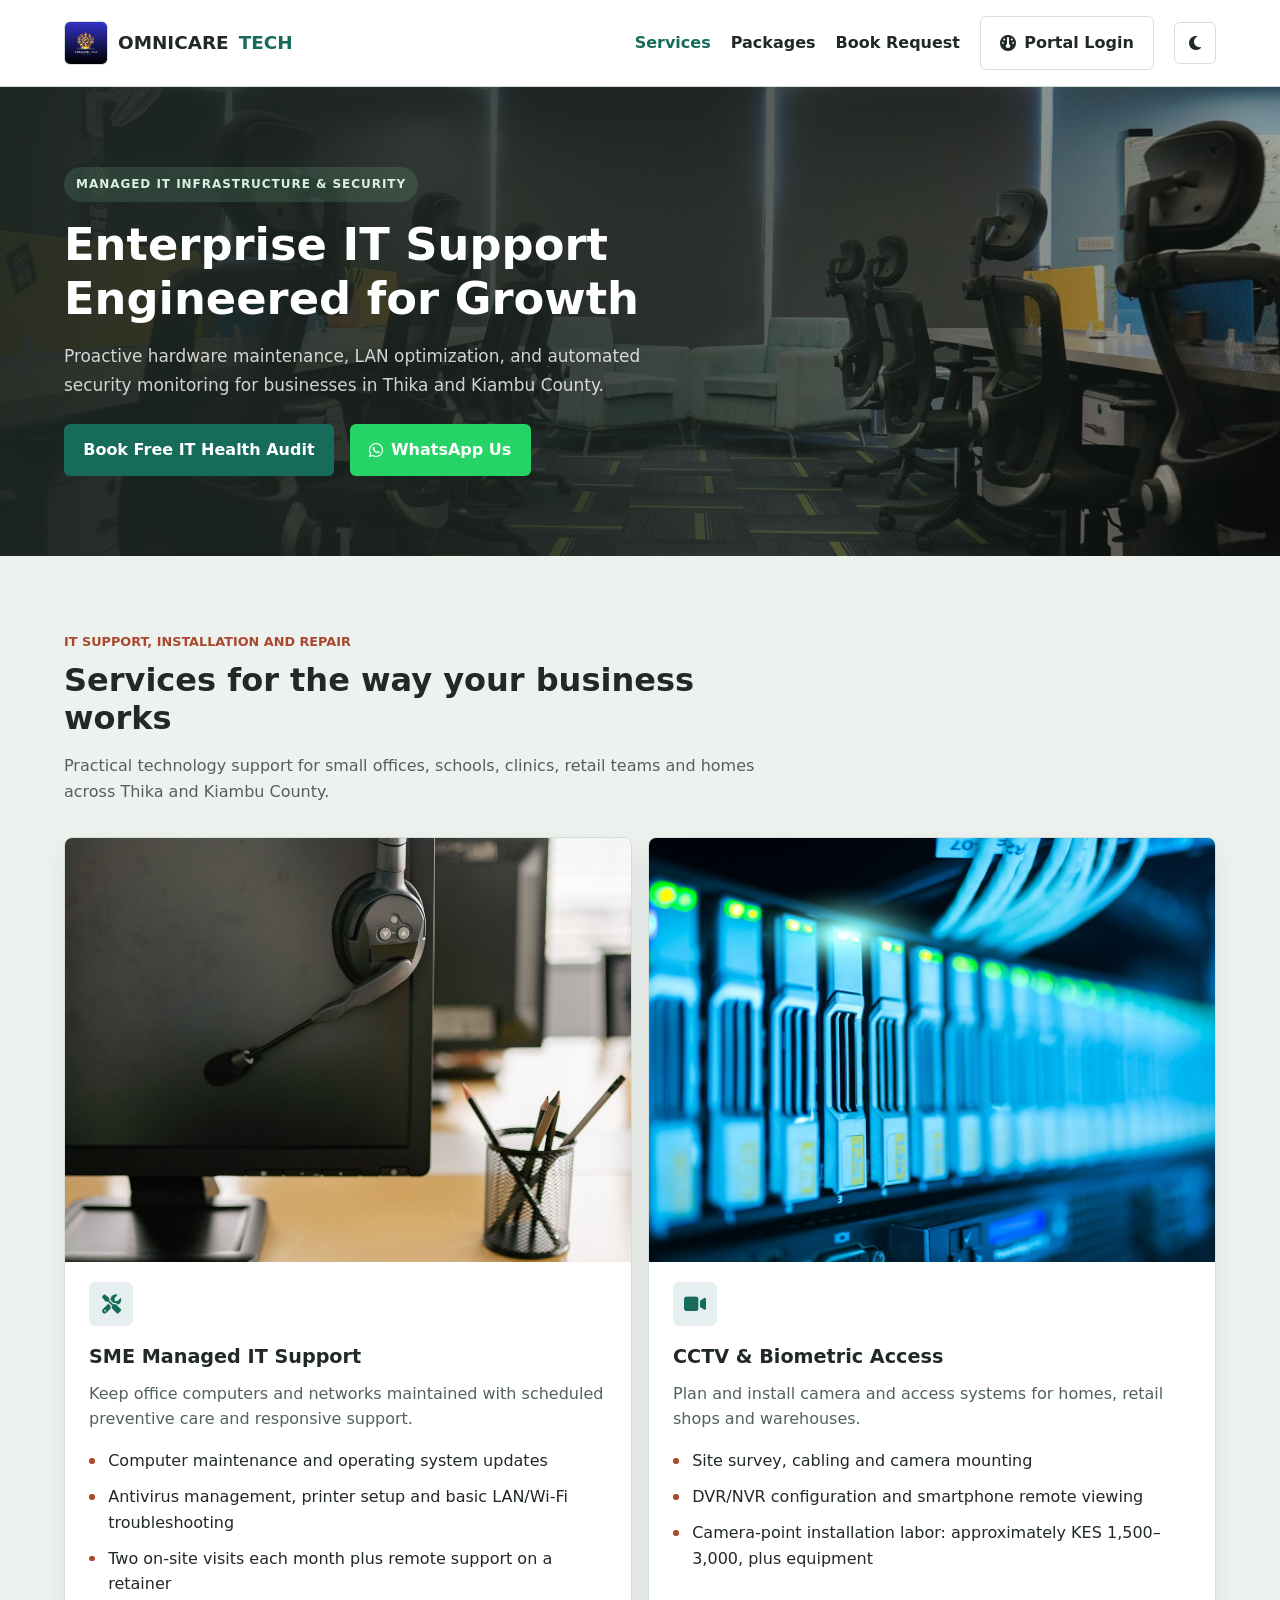
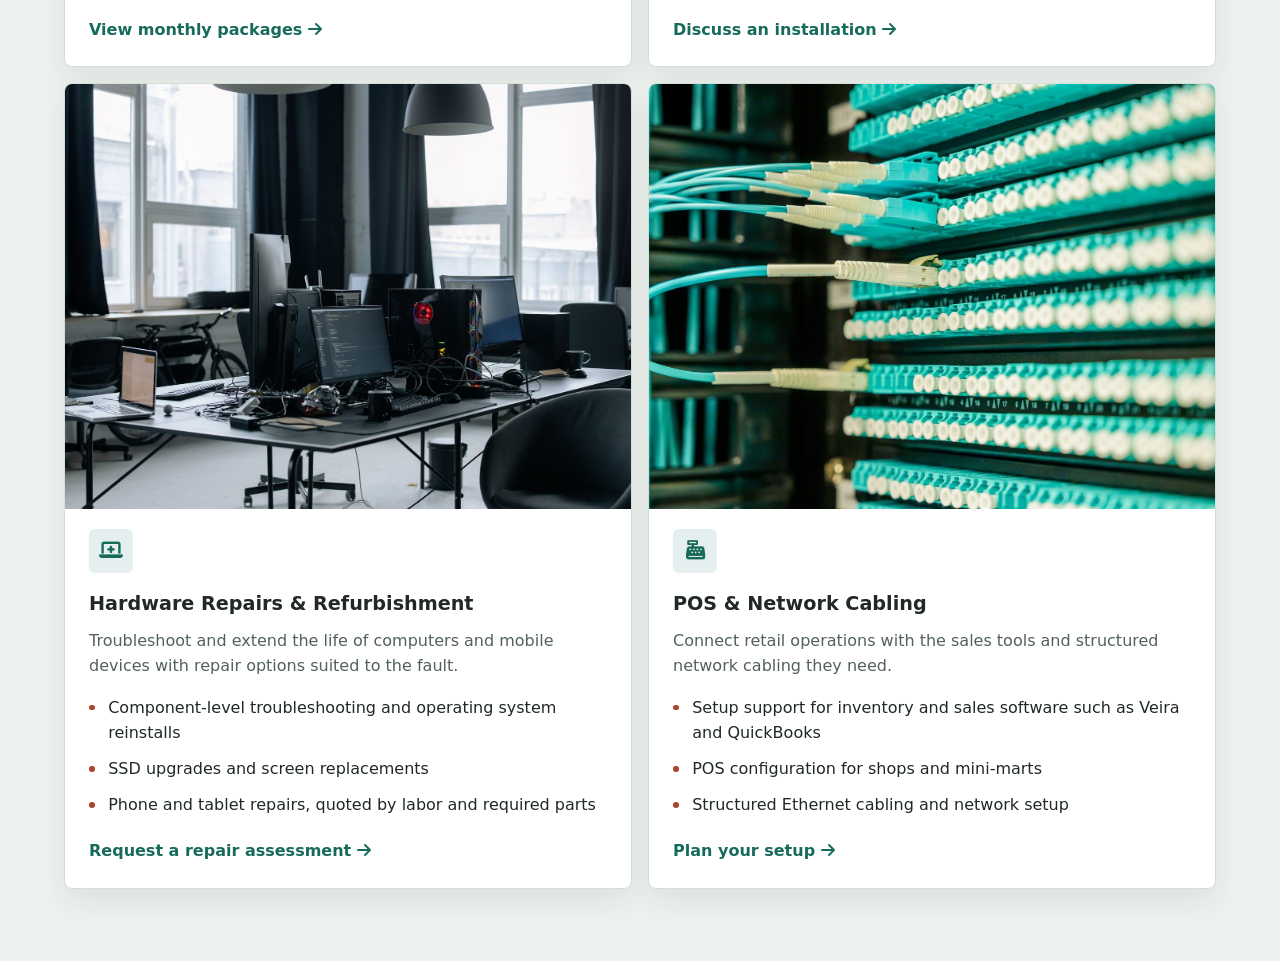
<file: omnicare-frontend/index.html>
<!DOCTYPE html>
<html lang="en">
<head>
    <meta charset="UTF-8">
    <meta name="viewport" content="width=device-width, initial-scale=1.0">
    <title>Omnicare Tech | IT Services</title>
    <link rel="icon" href="favicon_io/favicon.ico" sizes="any">
    <script src="js/theme.js"></script>
    <link rel="stylesheet" href="css/style.css">
    <link rel="stylesheet" href="https://cdnjs.cloudflare.com/ajax/libs/font-awesome/6.4.0/css/all.min.css">
</head>
<body>

    <nav class="navbar">
        <div class="container nav-container">
            <a class="logo" href="index.html">
                <img class="brand-mark" src="favicon_io/Business%20Company%20Logo.png" alt="" width="44" height="44">
                OMNICARE <span>TECH</span>
            </a>
            <div class="nav-links">
                <a href="index.html" aria-current="page">Services</a>
                <a href="packages.html">Packages</a>
                <a href="book-request.html">Book Request</a>
                <a href="dashboard.html" class="btn-secondary"><i class="fa-solid fa-gauge"></i> Portal Login</a>
                <button class="theme-toggle" type="button" aria-label="Switch to dark mode" title="Switch to dark mode" aria-pressed="false"><i class="fa-solid fa-moon" aria-hidden="true"></i></button>
            </div>
        </div>
    </nav>

    <header class="hero">
        <div class="container hero-grid">
            <div class="hero-content">
                <span class="badge">Managed IT Infrastructure & Security</span>
                <h1>Enterprise IT Support Engineered for Growth</h1>
                <p>Proactive hardware maintenance, LAN optimization, and automated security monitoring for businesses in Thika and Kiambu County.</p>
                <div class="hero-actions">
                    <a href="book-request.html" class="btn-primary">Book Free IT Health Audit</a>
                    <a href="https://wa.me/254718501864?text=Hello%20Omnicare%20Tech,%20I%20would%20like%20to%20inquire%20about%20your%20IT%20support%20services." 
                        target="_blank" class="btn-whatsapp">
                        <i class="fa-brands fa-whatsapp"></i> WhatsApp Us
                    </a>
                </div>
            </div>
        </div>
    </header>

    <main>
        <section id="services" class="services-section">
            <div class="container">
                <div class="section-intro">
                    <span class="section-kicker">IT support, installation and repair</span>
                    <h2>Services for the way your business works</h2>
                    <p>Practical technology support for small offices, schools, clinics, retail teams and homes across Thika and Kiambu County.</p>
                </div>

                <div class="services-grid">
                    <article class="service-card">
                        <div class="service-photo-frame service-photo-frame--support">
                            <img class="service-photo" src="support-optimized.jpg" alt="IT support professional helping with a computer" width="1067" height="1600" loading="lazy">
                        </div>
                        <span class="service-icon"><i class="fa-solid fa-screwdriver-wrench" aria-hidden="true"></i></span>
                        <h3>SME Managed IT Support</h3>
                        <p>Keep office computers and networks maintained with scheduled preventive care and responsive support.</p>
                        <ul>
                            <li>Computer maintenance and operating system updates</li>
                            <li>Antivirus management, printer setup and basic LAN/Wi-Fi troubleshooting</li>
                            <li>Two on-site visits each month plus remote support on a retainer</li>
                        </ul>
                        <a href="packages.html" class="text-link">View monthly packages <i class="fa-solid fa-arrow-right" aria-hidden="true"></i></a>
                    </article>

                    <article class="service-card">
                        <div class="service-photo-frame">
                            <img class="service-photo" src="server-optimized.jpg" alt="Server rack equipment" width="1600" height="1068" loading="lazy">
                        </div>
                        <span class="service-icon"><i class="fa-solid fa-video" aria-hidden="true"></i></span>
                        <h3>CCTV &amp; Biometric Access</h3>
                        <p>Plan and install camera and access systems for homes, retail shops and warehouses.</p>
                        <ul>
                            <li>Site survey, cabling and camera mounting</li>
                            <li>DVR/NVR configuration and smartphone remote viewing</li>
                            <li>Camera-point installation labor: approximately KES 1,500–3,000, plus equipment</li>
                        </ul>
                        <a href="book-request.html" class="text-link">Discuss an installation <i class="fa-solid fa-arrow-right" aria-hidden="true"></i></a>
                    </article>

                    <article class="service-card">
                        <div class="service-photo-frame">
                            <img class="service-photo" src="Office%202-optimized.jpg" alt="Office workspace with computers" width="1600" height="1067" loading="lazy">
                        </div>
                        <span class="service-icon"><i class="fa-solid fa-laptop-medical" aria-hidden="true"></i></span>
                        <h3>Hardware Repairs &amp; Refurbishment</h3>
                        <p>Troubleshoot and extend the life of computers and mobile devices with repair options suited to the fault.</p>
                        <ul>
                            <li>Component-level troubleshooting and operating system reinstalls</li>
                            <li>SSD upgrades and screen replacements</li>
                            <li>Phone and tablet repairs, quoted by labor and required parts</li>
                        </ul>
                        <a href="book-request.html" class="text-link">Request a repair assessment <i class="fa-solid fa-arrow-right" aria-hidden="true"></i></a>
                    </article>

                    <article class="service-card">
                        <div class="service-photo-frame">
                            <img class="service-photo" src="network-optimized.jpg" alt="Network cabling and equipment" width="1600" height="1065" loading="lazy">
                        </div>
                        <span class="service-icon"><i class="fa-solid fa-cash-register" aria-hidden="true"></i></span>
                        <h3>POS &amp; Network Cabling</h3>
                        <p>Connect retail operations with the sales tools and structured network cabling they need.</p>
                        <ul>
                            <li>Setup support for inventory and sales software such as Veira and QuickBooks</li>
                            <li>POS configuration for shops and mini-marts</li>
                            <li>Structured Ethernet cabling and network setup</li>
                        </ul>
                        <a href="book-request.html" class="text-link">Plan your setup <i class="fa-solid fa-arrow-right" aria-hidden="true"></i></a>
                    </article>
                </div>
            </div>
        </section>

    </main>

</body>
</html>
</file>
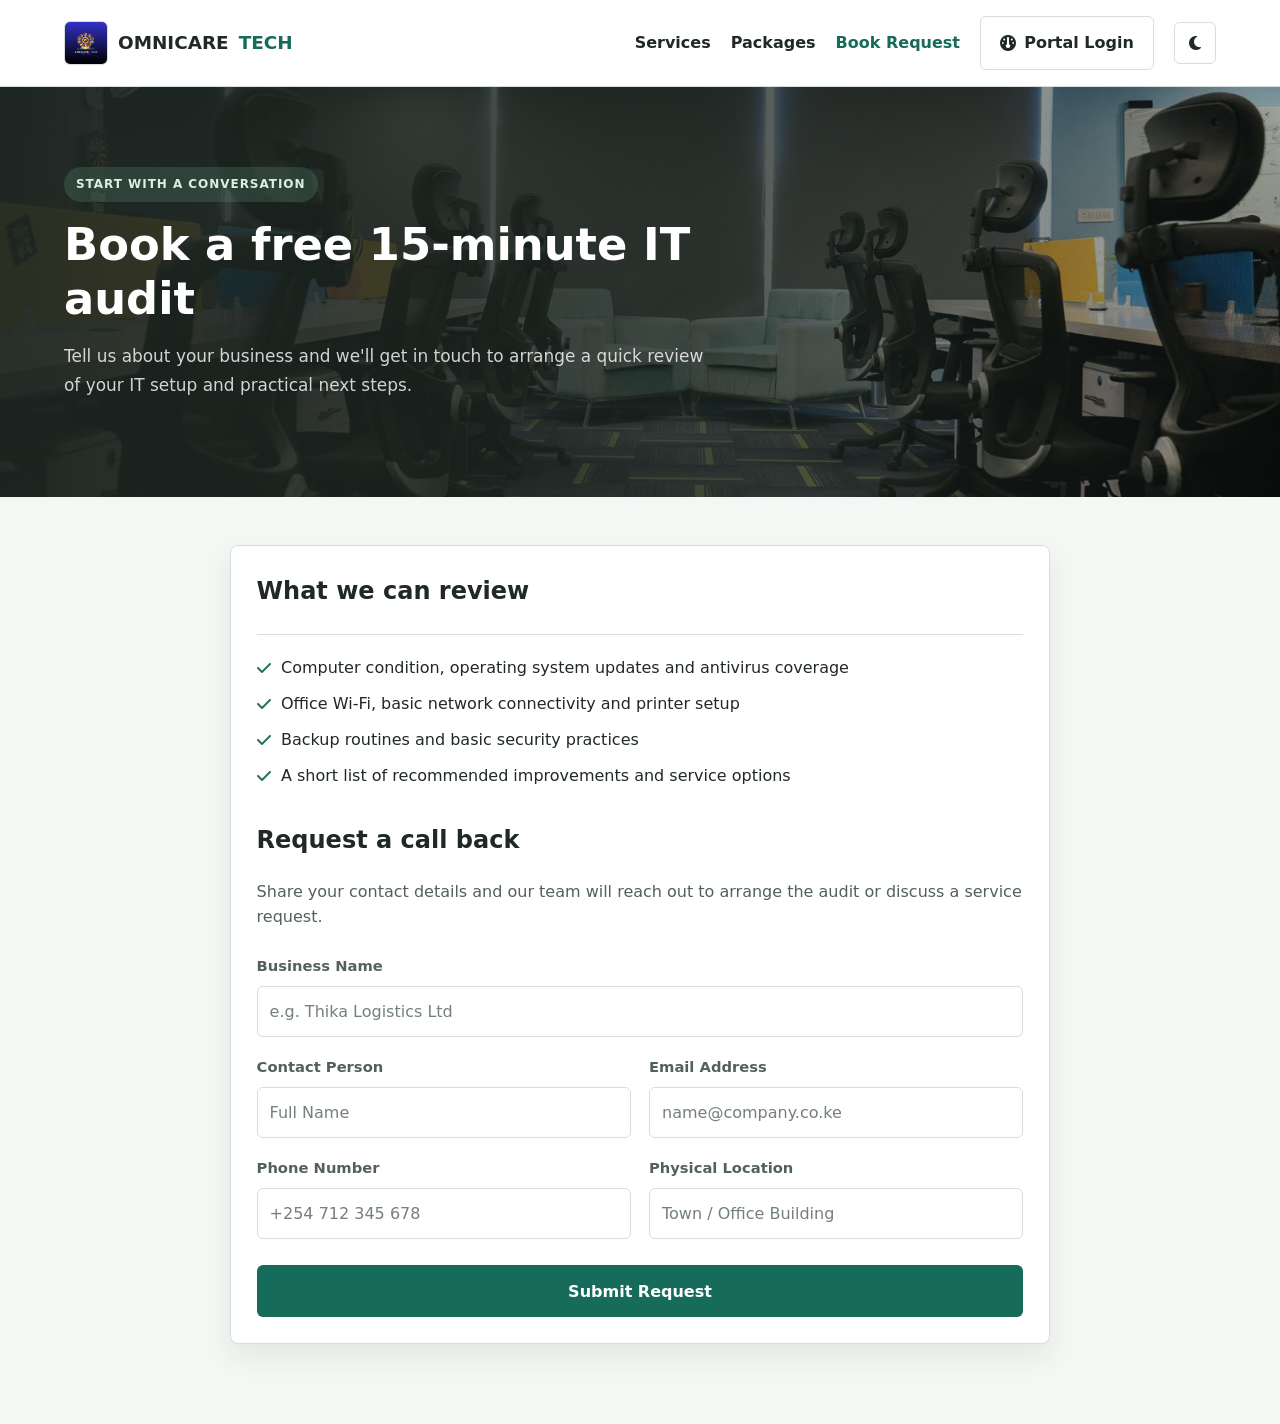
<file: omnicare-frontend/book-request.html>
<!DOCTYPE html>
<html lang="en">
<head>
    <meta charset="UTF-8">
    <meta name="viewport" content="width=device-width, initial-scale=1.0">
    <title>Omnicare Tech | Book a Request</title>
    <link rel="icon" href="favicon_io/favicon.ico" sizes="any">
    <script src="js/theme.js"></script>
    <link rel="stylesheet" href="css/style.css">
    <link rel="stylesheet" href="https://cdnjs.cloudflare.com/ajax/libs/font-awesome/6.4.0/css/all.min.css">
</head>
<body>
    <nav class="navbar">
        <div class="container nav-container">
            <a class="logo" href="index.html">
                <img class="brand-mark" src="favicon_io/Business%20Company%20Logo.png" alt="" width="44" height="44">
                OMNICARE <span>TECH</span>
            </a>
            <div class="nav-links">
                <a href="index.html">Services</a>
                <a href="packages.html">Packages</a>
                <a href="book-request.html" aria-current="page">Book Request</a>
                <a href="dashboard.html" class="btn-secondary"><i class="fa-solid fa-gauge" aria-hidden="true"></i> Portal Login</a>
                <button class="theme-toggle" type="button" aria-label="Switch to dark mode" title="Switch to dark mode" aria-pressed="false"><i class="fa-solid fa-moon" aria-hidden="true"></i></button>
            </div>
        </div>
    </nav>

    <header class="hero">
        <div class="container hero-grid">
            <div class="hero-content">
                <span class="badge">Start with a conversation</span>
                <h1>Book a free 15-minute IT audit</h1>
                <p>Tell us about your business and we'll get in touch to arrange a quick review of your IT setup and practical next steps.</p>
            </div>
        </div>
    </header>

    <main>
        <section class="audit-section">
            <div class="container">
                <div class="card form-card">
                    <h2>What we can review</h2>
                    <div class="audit-includes">
                        <ul>
                            <li><i class="fa-solid fa-check" aria-hidden="true"></i> Computer condition, operating system updates and antivirus coverage</li>
                            <li><i class="fa-solid fa-check" aria-hidden="true"></i> Office Wi-Fi, basic network connectivity and printer setup</li>
                            <li><i class="fa-solid fa-check" aria-hidden="true"></i> Backup routines and basic security practices</li>
                            <li><i class="fa-solid fa-check" aria-hidden="true"></i> A short list of recommended improvements and service options</li>
                        </ul>
                    </div>

                    <h2>Request a call back</h2>
                    <p>Share your contact details and our team will reach out to arrange the audit or discuss a service request.</p>
                    <form id="public-audit-form">
                        <div class="form-group">
                            <label for="businessName">Business Name</label>
                            <input type="text" id="businessName" name="businessName" placeholder="e.g. Thika Logistics Ltd" required>
                        </div>
                        <div class="form-row">
                            <div class="form-group">
                                <label for="contactPerson">Contact Person</label>
                                <input type="text" id="contactPerson" name="contactPerson" placeholder="Full Name" required>
                            </div>
                            <div class="form-group">
                                <label for="email">Email Address</label>
                                <input type="email" id="email" name="email" placeholder="name@company.co.ke" required>
                            </div>
                        </div>
                        <div class="form-row">
                            <div class="form-group">
                                <label for="phoneNumber">Phone Number</label>
                                <input type="tel" id="phoneNumber" name="phoneNumber" placeholder="+254 712 345 678" required>
                            </div>
                            <div class="form-group">
                                <label for="physicalAddress">Physical Location</label>
                                <input type="text" id="physicalAddress" name="physicalAddress" placeholder="Town / Office Building" required>
                            </div>
                        </div>
                        <button type="submit" class="btn-primary btn-block">Submit Request</button>
                    </form>
                    <div id="form-response" class="response-message" role="status" aria-live="polite"></div>
                </div>
            </div>
        </section>
    </main>

    <script src="js/api.js"></script>
    <script src="js/app.js"></script>
</body>
</html>
</file>
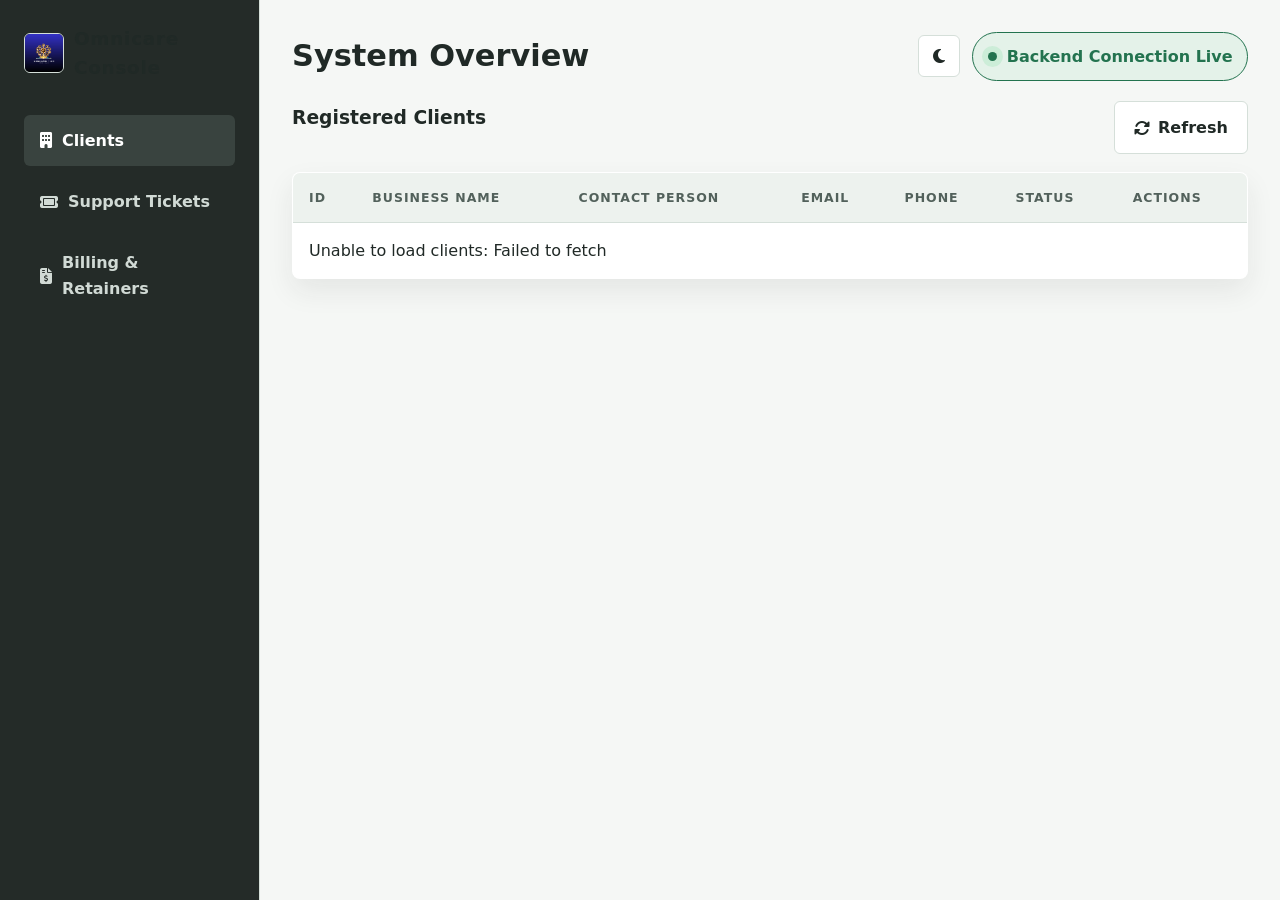
<file: omnicare-frontend/dashboard.html>
<!DOCTYPE html>
<html lang="en">
<head>
    <meta charset="UTF-8">
    <meta name="viewport" content="width=device-width, initial-scale=1.0">
    <title>Omnicare Tech | Management Console</title>
    <link rel="icon" href="favicon_io/favicon.ico" sizes="any">
    <script src="js/theme.js"></script>
    <link rel="stylesheet" href="css/style.css">
    <link rel="stylesheet" href="https://cdnjs.cloudflare.com/ajax/libs/font-awesome/6.4.0/css/all.min.css">
</head>
<body class="dashboard-body">

    <div class="dashboard-layout">
        <aside class="sidebar">
            <div class="sidebar-brand">
                <img class="brand-mark" src="favicon_io/Business%20Company%20Logo.png" alt="" width="40" height="40">
                <span>Omnicare Console</span>
            </div>
            <ul class="sidebar-menu">
                <li class="active" data-tab="clients"><i class="fa-solid fa-building"></i> Clients</li>
                <li data-tab="tickets"><i class="fa-solid fa-ticket"></i> Support Tickets</li>
                <li data-tab="billing"><i class="fa-solid fa-file-invoice-dollar"></i> Billing & Retainers</li>
            </ul>
        </aside>

        <main class="dashboard-main">
            <header class="topbar">
                <h2>System Overview</h2>
                <div class="topbar-actions">
                    <button class="theme-toggle" type="button" aria-label="Switch to dark mode" title="Switch to dark mode" aria-pressed="false"><i class="fa-solid fa-moon" aria-hidden="true"></i></button>
                    <div class="status-indicator">
                        <span class="dot online"></span> Backend Connection Live
                    </div>
                </div>
            </header>

            <div class="content-container">
                <section id="tab-clients" class="tab-content active">
                    <div class="section-header">
                        <h3>Registered Clients</h3>
                        <button class="btn-secondary" onclick="loadClients()"><i class="fa-solid fa-rotate"></i> Refresh</button>
                    </div>
                    <table class="data-table">
                        <thead>
                            <tr>
                                <th>ID</th>
                                <th>Business Name</th>
                                <th>Contact Person</th>
                                <th>Email</th>
                                <th>Phone</th>
                                <th>Status</th>
                                <th>Actions</th>
                            </tr>
                        </thead>
                        <tbody id="clients-table-body"></tbody>
                    </table>
                </section>

                <section id="tab-tickets" class="tab-content">
                    <div class="section-header">
                        <h3>Support Tickets</h3>
                    </div>
                    <div class="card form-card compact">
                        <h4>Create New Ticket</h4>
                        <form id="create-ticket-form">
                            <div class="form-row">
                                <div class="form-group">
                                    <label>Client ID</label>
                                    <input type="number" id="ticketClientId" required placeholder="e.g. 1">
                                </div>
                                <div class="form-group">
                                    <label>Priority</label>
                                    <select id="ticketPriority">
                                        <option value="LOW">LOW</option>
                                        <option value="MEDIUM" selected>MEDIUM</option>
                                        <option value="HIGH">HIGH</option>
                                        <option value="CRITICAL">CRITICAL</option>
                                    </select>
                                </div>
                            </div>
                            <div class="form-group">
                                <label>Issue Title</label>
                                <input type="text" id="ticketTitle" required placeholder="e.g. Switch Failure">
                            </div>
                            <div class="form-group">
                                <label>Description</label>
                                <textarea id="ticketDescription" rows="3" required></textarea>
                            </div>
                            <button type="submit" class="btn-primary">Open Ticket</button>
                        </form>
                    </div>

                    <div class="section-header" style="margin-top: 22px;">
                        <h3>Client Ticket Feed</h3>
                    </div>
                    <div id="ticket-list" class="ticket-list"></div>
                </section>

                <section id="tab-billing" class="tab-content">
                    <div class="section-header">
                        <h3>Billing & Retainers</h3>
                    </div>
                    <div class="card form-card compact">
                        <h4>Generate Retainer Invoice</h4>
                        <form id="generate-invoice-form">
                            <div class="form-row">
                                <div class="form-group">
                                    <label>Client ID</label>
                                    <input type="number" id="invoiceClientId" required placeholder="e.g. 1">
                                </div>
                                <div class="form-group">
                                    <label>Amount (KES)</label>
                                    <input type="number" id="invoiceAmount" step="0.01" min="0" value="15000" required>
                                </div>
                            </div>
                            <button type="submit" class="btn-primary">Generate Invoice</button>
                        </form>
                    </div>

                    <div class="section-header" style="margin-top: 22px;">
                        <h3>Clients Ready for Billing</h3>
                    </div>
                    <div id="billing-list" class="billing-list"></div>
                </section>
            </div>
        </main>
    </div>

    <script src="js/api.js"></script>
    <script src="js/dashboard.js"></script>
</body>
</html>
</file>
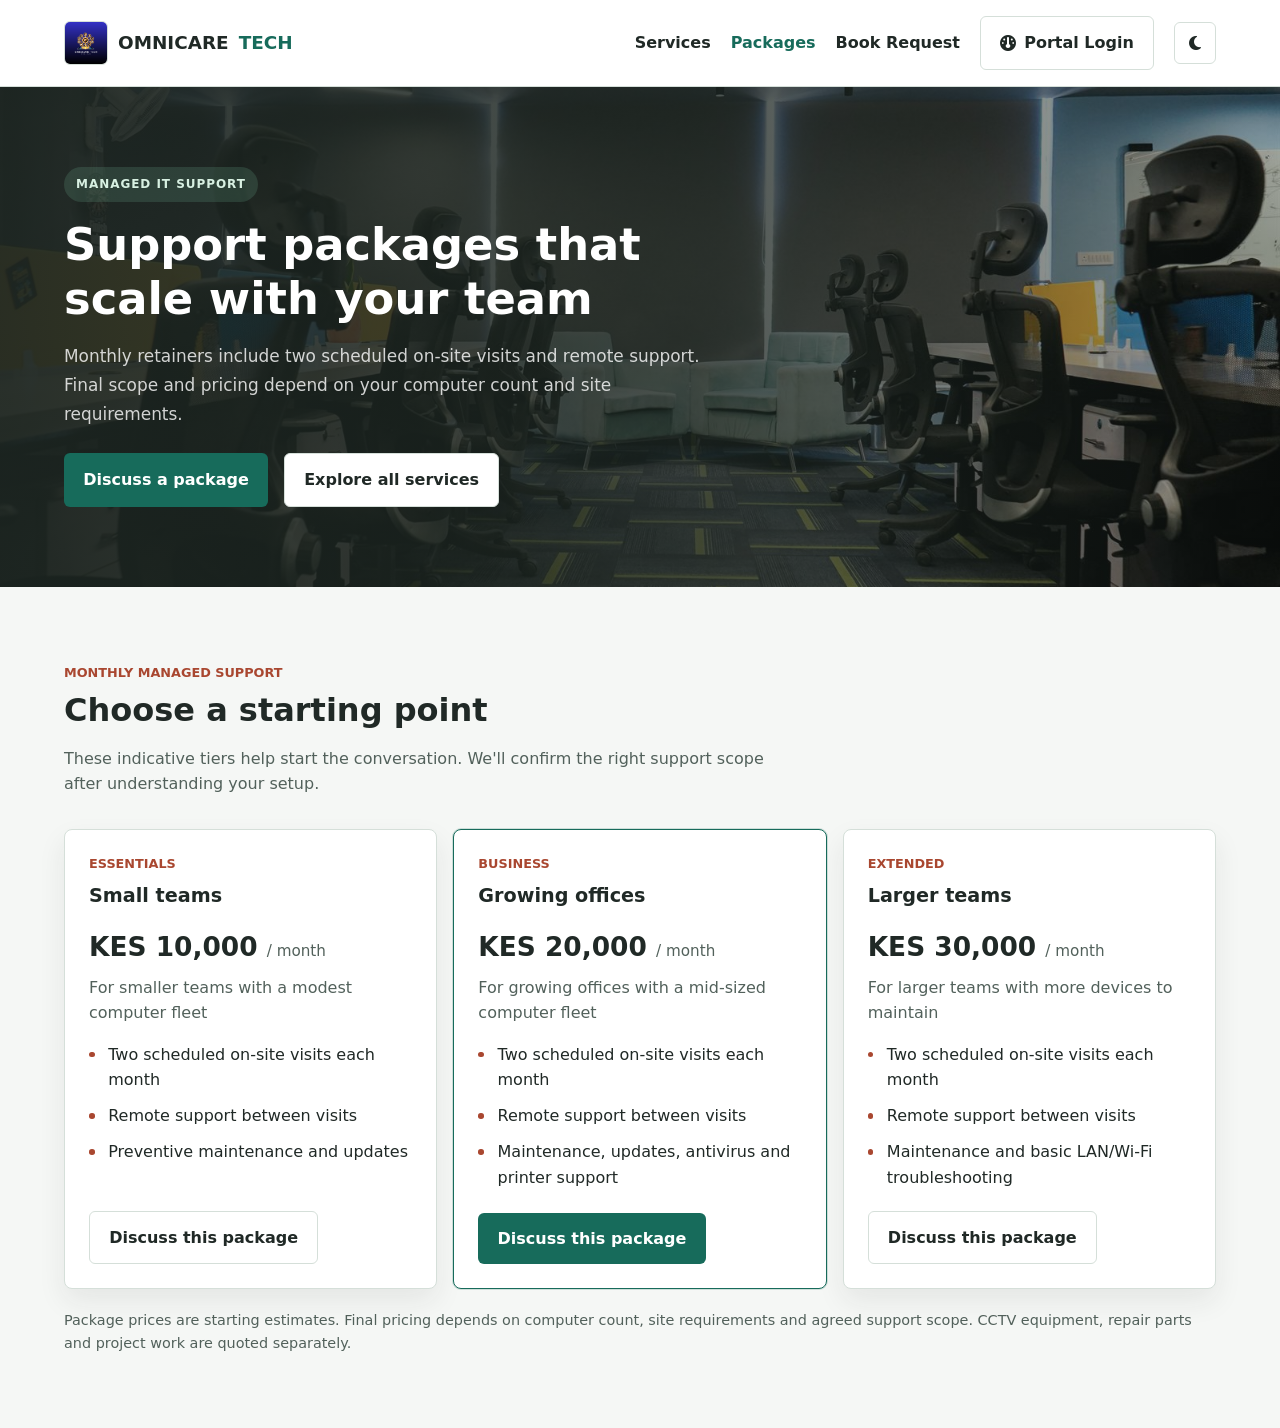
<file: omnicare-frontend/packages.html>
<!DOCTYPE html>
<html lang="en">
<head>
    <meta charset="UTF-8">
    <meta name="viewport" content="width=device-width, initial-scale=1.0">
    <title>Omnicare Tech | Support Packages</title>
    <link rel="icon" href="favicon_io/favicon.ico" sizes="any">
    <script src="js/theme.js"></script>
    <link rel="stylesheet" href="css/style.css">
    <link rel="stylesheet" href="https://cdnjs.cloudflare.com/ajax/libs/font-awesome/6.4.0/css/all.min.css">
</head>
<body>
    <nav class="navbar">
        <div class="container nav-container">
            <a class="logo" href="index.html">
                <img class="brand-mark" src="favicon_io/Business%20Company%20Logo.png" alt="" width="44" height="44">
                OMNICARE <span>TECH</span>
            </a>
            <div class="nav-links">
                <a href="index.html">Services</a>
                <a href="packages.html" aria-current="page">Packages</a>
                <a href="book-request.html">Book Request</a>
                <a href="dashboard.html" class="btn-secondary"><i class="fa-solid fa-gauge" aria-hidden="true"></i> Portal Login</a>
                <button class="theme-toggle" type="button" aria-label="Switch to dark mode" title="Switch to dark mode" aria-pressed="false"><i class="fa-solid fa-moon" aria-hidden="true"></i></button>
            </div>
        </div>
    </nav>

    <header class="hero">
        <div class="container hero-grid">
            <div class="hero-content">
                <span class="badge">Managed IT support</span>
                <h1>Support packages that scale with your team</h1>
                <p>Monthly retainers include two scheduled on-site visits and remote support. Final scope and pricing depend on your computer count and site requirements.</p>
                <div class="hero-actions">
                    <a href="book-request.html" class="btn-primary">Discuss a package</a>
                    <a href="index.html" class="btn-secondary">Explore all services</a>
                </div>
            </div>
        </div>
    </header>

    <main>
        <section class="packages-section">
            <div class="container">
                <div class="section-intro">
                    <span class="section-kicker">Monthly managed support</span>
                    <h2>Choose a starting point</h2>
                    <p>These indicative tiers help start the conversation. We'll confirm the right support scope after understanding your setup.</p>
                </div>

                <div class="packages-grid">
                    <article class="package-card">
                        <p class="package-name">Essentials</p>
                        <h3>Small teams</h3>
                        <p class="package-price">KES 10,000 <span>/ month</span></p>
                        <p class="package-scope">For smaller teams with a modest computer fleet</p>
                        <ul>
                            <li>Two scheduled on-site visits each month</li>
                            <li>Remote support between visits</li>
                            <li>Preventive maintenance and updates</li>
                        </ul>
                        <a href="book-request.html" class="btn-secondary">Discuss this package</a>
                    </article>

                    <article class="package-card package-featured">
                        <p class="package-name">Business</p>
                        <h3>Growing offices</h3>
                        <p class="package-price">KES 20,000 <span>/ month</span></p>
                        <p class="package-scope">For growing offices with a mid-sized computer fleet</p>
                        <ul>
                            <li>Two scheduled on-site visits each month</li>
                            <li>Remote support between visits</li>
                            <li>Maintenance, updates, antivirus and printer support</li>
                        </ul>
                        <a href="book-request.html" class="btn-primary">Discuss this package</a>
                    </article>

                    <article class="package-card">
                        <p class="package-name">Extended</p>
                        <h3>Larger teams</h3>
                        <p class="package-price">KES 30,000 <span>/ month</span></p>
                        <p class="package-scope">For larger teams with more devices to maintain</p>
                        <ul>
                            <li>Two scheduled on-site visits each month</li>
                            <li>Remote support between visits</li>
                            <li>Maintenance and basic LAN/Wi-Fi troubleshooting</li>
                        </ul>
                        <a href="book-request.html" class="btn-secondary">Discuss this package</a>
                    </article>
                </div>
                <p class="pricing-note">Package prices are starting estimates. Final pricing depends on computer count, site requirements and agreed support scope. CCTV equipment, repair parts and project work are quoted separately.</p>
            </div>
        </section>
    </main>
</body>
</html>
</file>
<file: omnicare-frontend/css/style.css>
:root {
    --primary: #176b5b;
    --primary-dark: #105247;
    --secondary: #202926;
    --muted: #52615b;
    --surface: #ffffff;
    --surface-alt: #edf2ee;
    --border: #d5dfd9;
    --success: #23734f;
    --success-soft: #e4f2e9;
    --danger: #a23b34;
    --danger-soft: #f8e9e6;
    --warning: #76520a;
    --warning-soft: #fff2d3;
    --accent: #a94730;
    --page: #f5f7f5;
    --button-text: #ffffff;
    --nav-surface: #ffffff;
    --info: #285e63;
    --info-soft: #e5eff0;
    --sidebar-bg: #242b28;
    --sidebar-text: #d1dad5;
    --sidebar-active: #39433f;
    --shadow: 0 12px 28px rgba(32, 41, 38, 0.08);
    --whatsapp-color: #25d366;
}

:root[data-theme="dark"] {
    color-scheme: dark;
    --primary: #83c3ae;
    --primary-dark: #a0d2c2;
    --secondary: #edf3ef;
    --muted: #b5c2ba;
    --surface: #202a25;
    --surface-alt: #18211d;
    --border: #3a4941;
    --success: #83c99b;
    --success-soft: #233b2c;
    --danger: #f09588;
    --danger-soft: #432a27;
    --warning: #f0c76c;
    --warning-soft: #403820;
    --accent: #e69b7d;
    --page: #111815;
    --button-text: #17221c;
    --nav-surface: #202a25;
    --info: #a4caca;
    --info-soft: #263a39;
    --sidebar-bg: #0c1210;
    --sidebar-text: #c5d0c9;
    --sidebar-active: #27352e;
    --shadow: 0 14px 30px rgba(0, 0, 0, 0.24);
}

* {
    box-sizing: border-box;
}

html {
    scroll-behavior: smooth;
    color-scheme: light;
}

body {
    margin: 0;
    font-family: "Segoe UI", system-ui, -apple-system, sans-serif;
    background-color: var(--page);
    color: var(--secondary);
    line-height: 1.6;
}

img {
    max-width: 100%;
}

.container {
    width: min(1200px, 90%);
    margin: 0 auto;
}

.navbar {
    background: var(--nav-surface);
    position: sticky;
    top: 0;
    z-index: 100;
    border-bottom: 1px solid var(--border);
    padding: 1rem 0;
}

.nav-container {
    display: flex;
    align-items: center;
    justify-content: space-between;
}

.logo {
    display: inline-flex;
    align-items: center;
    gap: 10px;
    font-size: 1.15rem;
    font-weight: 800;
    color: var(--secondary);
    text-decoration: none;
    white-space: nowrap;
}

.brand-mark {
    display: block;
    width: 44px;
    height: 44px;
    border: 1px solid var(--border);
    border-radius: 6px;
    object-fit: cover;
}

.logo span {
    color: var(--primary);
}

.nav-links {
    display: flex;
    align-items: center;
    gap: 20px;
}

.nav-links a {
    color: var(--secondary);
    text-decoration: none;
    font-weight: 600;
}

.nav-links a[aria-current="page"] {
    color: var(--primary);
}

.hero {
    padding: 5rem 0;
    background-image: linear-gradient(90deg, rgba(28, 37, 33, 0.94) 0%, rgba(28, 37, 33, 0.78) 56%, rgba(28, 37, 33, 0.32)), url("../office%201-optimized.jpg");
    background-position: center, center 48%;
    background-size: cover, cover;
    background-repeat: no-repeat;
    color: white;
}

.hero-grid {
    display: grid;
    grid-template-columns: 1.2fr 0.8fr;
    align-items: center;
    gap: 40px;
}

.badge {
    display: inline-block;
    background: rgba(118, 190, 157, 0.18);
    color: #d8f0e2;
    padding: 8px 12px;
    border-radius: 999px;
    font-weight: 700;
    font-size: 0.75rem;
    text-transform: uppercase;
    letter-spacing: 0.08em;
}

.hero-content h1 {
    font-size: 2.8rem;
    line-height: 1.2;
    margin: 1rem 0;
    font-weight: 800;
}

.hero-content p {
    max-width: 640px;
    color: rgba(255, 255, 255, 0.8);
    font-size: 1.06rem;
    line-height: 1.7;
}

.hero-actions {
    display: flex;
    flex-wrap: wrap;
    gap: 1rem;
    margin-top: 1.5rem;
}

.btn-primary, .btn-secondary, .btn-whatsapp, .btn-action, .btn-inline {
    display: inline-flex;
    align-items: center;
    justify-content: center;
    gap: 8px;
    border: none;
    border-radius: 12px;
    padding: 0.82rem 1.2rem;
    font-weight: 700;
    text-decoration: none;
    cursor: pointer;
    transition: transform 0.2s ease, opacity 0.2s ease;
}

.btn-primary {
    background: var(--primary);
    color: var(--button-text);
    border-radius: 6px;
}

.btn-primary:hover {
    background: var(--primary-dark);
}

.btn-secondary {
    background: var(--surface);
    border: 1px solid var(--border);
    color: var(--secondary) !important;
    border-radius: 6px;
}

.btn-whatsapp {
    background: var(--whatsapp-color);
    color: white;
    border-radius: 6px;
}

.btn-primary:hover, .btn-secondary:hover, .btn-whatsapp:hover, .btn-action:hover, .btn-inline:hover {
    transform: translateY(-1px);
}

.audit-section {
    padding: 48px 0 80px;
}

.services-section,
.packages-section {
    padding: 4.5rem 0;
}

.services-section {
    background: var(--surface-alt);
}

.packages-section {
    background: var(--page);
}

.section-intro {
    max-width: 720px;
    margin-bottom: 2rem;
}

.section-kicker,
.package-name {
    color: var(--accent);
    font-size: 0.8rem;
    font-weight: 700;
    text-transform: uppercase;
}

.section-intro h2 {
    margin: 0.45rem 0;
    font-size: 2rem;
    line-height: 1.2;
}

.section-intro p,
.pricing-note {
    color: var(--muted);
}

.services-grid {
    display: grid;
    grid-template-columns: repeat(2, minmax(0, 1fr));
    gap: 1rem;
}

.service-card,
.package-card {
    display: flex;
    flex-direction: column;
    align-items: flex-start;
    background: var(--surface);
    border: 1px solid var(--border);
    border-radius: 8px;
    padding: 1.5rem;
    box-shadow: var(--shadow);
    transition: transform 180ms ease, box-shadow 180ms ease, border-color 180ms ease;
}

.service-card:hover,
.service-card:focus-within {
    transform: translateY(-3px);
    border-color: var(--primary);
    box-shadow: 0 16px 30px rgba(32, 41, 38, 0.14);
}

.service-icon {
    display: grid;
    place-items: center;
    width: 2.75rem;
    aspect-ratio: 1;
    margin-bottom: 1rem;
    border-radius: 6px;
    background: var(--info-soft);
    color: var(--primary);
    font-size: 1.2rem;
}

.service-card h3,
.package-card h3 {
    margin: 0 0 0.5rem;
    color: var(--secondary);
    font-size: 1.2rem;
}

.service-photo-frame {
    width: calc(100% + 3rem);
    max-width: calc(100% + 3rem);
    aspect-ratio: 4 / 3;
    margin: -1.5rem -1.5rem 1.25rem;
    overflow: hidden;
    border-radius: 7px 7px 0 0;
    background: var(--surface-alt);
}

.service-photo {
    display: block;
    width: 100%;
    height: 100%;
    object-fit: cover;
}

.service-photo-frame--support .service-photo {
    object-position: center 28%;
}

.service-card p,
.package-scope {
    margin: 0 0 1rem;
    color: var(--muted);
}

.service-card ul,
.package-card ul,
.audit-includes ul {
    display: grid;
    gap: 0.65rem;
    width: 100%;
    padding: 0;
    margin: 0 0 1.25rem;
    list-style: none;
    color: var(--secondary);
}

.service-card li,
.package-card li {
    position: relative;
    padding-left: 1.2rem;
}

.service-card li::before,
.package-card li::before {
    position: absolute;
    left: 0;
    top: 0.62rem;
    width: 0.35rem;
    height: 0.35rem;
    border-radius: 50%;
    background: var(--accent);
    content: "";
}

.text-link {
    margin-top: auto;
    color: var(--primary);
    font-weight: 700;
    text-decoration: none;
}

.text-link:hover {
    color: var(--primary-dark);
}

.packages-grid {
    display: grid;
    grid-template-columns: repeat(3, minmax(0, 1fr));
    gap: 1rem;
}

.package-card {
    position: relative;
    min-width: 0;
    --package-accent: var(--primary);
}

.package-card:nth-child(2) {
    --package-accent: var(--accent);
}

.package-card:nth-child(3) {
    --package-accent: var(--warning);
}

.package-card::before {
    position: absolute;
    inset: 0 0 auto;
    height: 4px;
    border-radius: 7px 7px 0 0;
    background: var(--package-accent);
    content: "";
    transform: scaleX(0);
    transform-origin: left;
    transition: transform 180ms ease;
}

.package-card:hover,
.package-card:focus-within {
    transform: translateY(-3px);
    border-color: var(--package-accent);
    box-shadow: 0 16px 30px rgba(32, 41, 38, 0.16);
}

.package-card:hover::before,
.package-card:focus-within::before {
    transform: scaleX(1);
}

.package-card .package-name {
    margin: 0 0 0.4rem;
}

.package-price {
    margin: 0.4rem 0;
    color: var(--secondary);
    font-size: 1.65rem;
    font-weight: 800;
}

.package-price span {
    color: var(--muted);
    font-size: 0.95rem;
    font-weight: 500;
}

.package-card .btn-primary,
.package-card .btn-secondary {
    margin-top: auto;
}

.package-featured {
    border-color: var(--primary);
    box-shadow: 0 0 0 1px rgba(23, 107, 91, 0.18);
}

.theme-toggle {
    display: inline-grid;
    place-items: center;
    flex: 0 0 auto;
    width: 42px;
    height: 42px;
    padding: 0;
    border: 1px solid var(--border);
    border-radius: 6px;
    background: var(--surface);
    color: var(--secondary);
    cursor: pointer;
}

.theme-toggle:hover {
    border-color: var(--primary);
    color: var(--primary);
}

.theme-toggle:focus-visible {
    outline: 3px solid var(--accent);
    outline-offset: 2px;
}

.pricing-note {
    margin: 1.25rem 0 0;
    font-size: 0.9rem;
}

.audit-includes {
    margin: 1.5rem 0 2rem;
    padding: 1.25rem 0 0;
    border-top: 1px solid var(--border);
}

.audit-includes h3 {
    margin: 0 0 1rem;
    color: var(--secondary);
    font-size: 1rem;
}

.audit-includes ul {
    margin-bottom: 0;
}

.audit-includes li {
    display: flex;
    align-items: flex-start;
    gap: 0.65rem;
}

.audit-includes li i {
    margin-top: 0.3rem;
    color: var(--success);
}

.card {
    background: var(--surface);
    border: 1px solid var(--border);
    border-radius: 8px;
    box-shadow: var(--shadow);
}

.form-card {
    max-width: 820px;
    margin: 0 auto;
    padding: clamp(1.5rem, 2vw, 2.3rem);
}

.form-card h2,
.section-header h3,
.card h4 {
    margin-top: 0;
    color: var(--secondary);
}

.form-card > p {
    color: var(--muted);
    margin: 0.5rem 0 1.5rem;
}

.form-row {
    display: grid;
    grid-template-columns: repeat(2, minmax(0, 1fr));
    gap: 18px;
}

.form-group {
    display: flex;
    flex-direction: column;
    gap: 8px;
    margin-bottom: 18px;
}

label {
    font-size: 0.92rem;
    font-weight: 600;
    color: var(--muted);
}

input,
select,
textarea,
button {
    font: inherit;
}

input,
select,
textarea {
    width: 100%;
    border: 1px solid var(--border);
    border-radius: 6px;
    background: var(--surface);
    padding: 0.75rem;
    color: var(--secondary);
}

input::placeholder,
textarea::placeholder {
    color: var(--muted);
    opacity: 0.8;
}

input:focus,
select:focus,
textarea:focus {
    outline: 3px solid rgba(23, 107, 91, 0.2);
    border-color: var(--primary);
}

.btn-block {
    width: 100%;
    margin-top: 8px;
}

.response-message {
    display: none;
    margin-top: 1rem;
    border-radius: 12px;
    padding: 0.9rem 1rem;
    font-weight: 600;
}

.response-message.success {
    display: block;
    background: var(--success-soft);
    color: var(--success);
}

.response-message.error {
    display: block;
    background: var(--danger-soft);
    color: var(--danger);
}

.dashboard-body {
    background: var(--page);
    min-height: 100vh;
}

.dashboard-layout {
    display: flex;
    min-height: 100vh;
}

.sidebar {
    width: 260px;
    background: var(--sidebar-bg);
    color: var(--secondary);
    border-right: 1px solid var(--border);
    padding: 1.5rem;
}

.sidebar-brand {
    display: flex;
    align-items: center;
    gap: 10px;
    font-size: 1.15rem;
    font-weight: 800;
    letter-spacing: 0.04em;
    margin-bottom: 2rem;
    color: var(--secondary);
}

.sidebar-brand .brand-mark {
    width: 40px;
    height: 40px;
}

.sidebar-menu {
    list-style: none;
    padding: 0;
    margin: 18px 0 0;
    display: flex;
    flex-direction: column;
    gap: 10px;
}

.sidebar-menu li {
    padding: 0.8rem 1rem;
    border-radius: 6px;
    font-weight: 600;
    cursor: pointer;
    display: flex;
    align-items: center;
    gap: 10px;
    color: var(--sidebar-text);
}

.sidebar-menu li.active,
.sidebar-menu li:hover {
    background: var(--sidebar-active);
    color: #fff;
}

.dashboard-main {
    flex: 1;
    padding: 2rem;
}

.topbar {
    display: flex;
    align-items: center;
    justify-content: space-between;
    gap: 18px;
    margin-bottom: 20px;
}

.topbar h2 {
    margin: 0;
    font-size: 1.9rem;
}

.status-indicator {
    display: inline-flex;
    align-items: center;
    gap: 10px;
    background: var(--success-soft);
    color: var(--success);
    border: 1px solid var(--success);
    border-radius: 999px;
    padding: 0.65rem 0.9rem;
    font-weight: 700;
}

.dot {
    width: 9px;
    height: 9px;
    border-radius: 50%;
    display: inline-block;
}

.dot.online {
    background: var(--success);
    box-shadow: 0 0 0 6px rgba(34, 197, 94, 0.12);
}

.content-container {
    display: block;
}

.tab-content {
    display: none;
}

.tab-content.active {
    display: block;
}

.section-header {
    display: flex;
    align-items: center;
    justify-content: space-between;
    gap: 16px;
    margin-bottom: 18px;
}

.data-table {
    width: 100%;
    border-collapse: collapse;
    background: var(--surface);
    border: 1px solid var(--border);
    border-radius: 8px;
    overflow: hidden;
    box-shadow: var(--shadow);
}

.data-table th,
.data-table td {
    padding: 0.9rem 1rem;
    border-bottom: 1px solid var(--border);
    text-align: left;
    vertical-align: top;
}

.data-table th {
    background: var(--surface-alt);
    font-size: 0.78rem;
    text-transform: uppercase;
    letter-spacing: 0.08em;
    color: var(--muted);
}

.data-table tbody tr:hover {
    background: color-mix(in srgb, var(--surface-alt) 72%, var(--surface));
}

.status-badge {
    display: inline-flex;
    border-radius: 999px;
    padding: 0.38rem 0.7rem;
    font-size: 0.75rem;
    font-weight: 700;
    text-transform: uppercase;
    letter-spacing: 0.05em;
}

.status-badge.prospect,
.status-badge.low,
.status-badge.open {
    background: var(--info-soft);
    color: var(--info);
}

.status-badge.onboarding,
.status-badge.medium,
.status-badge.in_progress,
.status-badge.pending_client {
    background: var(--warning-soft);
    color: var(--warning);
}

.status-badge.active_retainer,
.status-badge.high,
.status-badge.resolved {
    background: var(--success-soft);
    color: var(--success);
}

.status-badge.suspended,
.status-badge.critical,
.status-badge.closed {
    background: var(--danger-soft);
    color: var(--danger);
}

.status-badge.terminated {
    background: var(--surface-alt);
    color: var(--muted);
}

.status-select {
    min-width: 150px;
}

.btn-action,
.btn-inline {
    background: var(--primary);
    color: var(--button-text);
    padding: 0.55rem 0.8rem;
    font-size: 0.82rem;
}

.ticket-list,
.billing-list {
    display: grid;
    grid-template-columns: repeat(auto-fit, minmax(260px, 1fr));
    gap: 18px;
    margin-top: 18px;
}

.info-card {
    background: var(--surface);
    border: 1px solid var(--border);
    border-radius: 8px;
    padding: 1rem 1.1rem;
    box-shadow: var(--shadow);
}

.info-card h4 {
    margin: 0 0 0.65rem;
}

.info-card p {
    margin: 0.3rem 0;
    color: var(--muted);
}

.empty-state {
    padding: 1.2rem;
    border: 1px dashed var(--border);
    background: var(--surface);
    border-radius: 8px;
    color: var(--muted);
}

.topbar-actions {
    display: flex;
    align-items: center;
    gap: 0.75rem;
}

.text-error {
    color: var(--danger);
}

@media (max-width: 900px) {
    .hero-grid,
    .form-row,
    .dashboard-layout {
        grid-template-columns: 1fr;
        display: block;
    }

    .sidebar {
        width: 100%;
    }

    .nav-container,
    .topbar,
    .section-header {
        flex-direction: column;
        align-items: flex-start;
    }

    .nav-links {
        flex-wrap: wrap;
    }

    .packages-grid {
        grid-template-columns: repeat(2, minmax(0, 1fr));
    }
}

@media (max-width: 620px) {
    .services-section,
    .packages-section {
        padding: 3rem 0;
    }

    .services-grid,
    .packages-grid {
        grid-template-columns: 1fr;
    }

    .hero-content h1 {
        font-size: 2.2rem;
    }

    .form-card {
        padding: 1.25rem;
    }

    .nav-container {
        gap: 0.75rem;
    }

    .nav-links {
        gap: 0.65rem 1rem;
    }

    .logo {
        font-size: 1rem;
    }

    .brand-mark {
        width: 40px;
        height: 40px;
    }

    .topbar-actions {
        flex-wrap: wrap;
    }
}

@media (prefers-reduced-motion: reduce) {
    html {
        scroll-behavior: auto;
    }

    .service-card,
    .package-card,
    .package-card::before {
        transition: none;
    }
}
</file>
